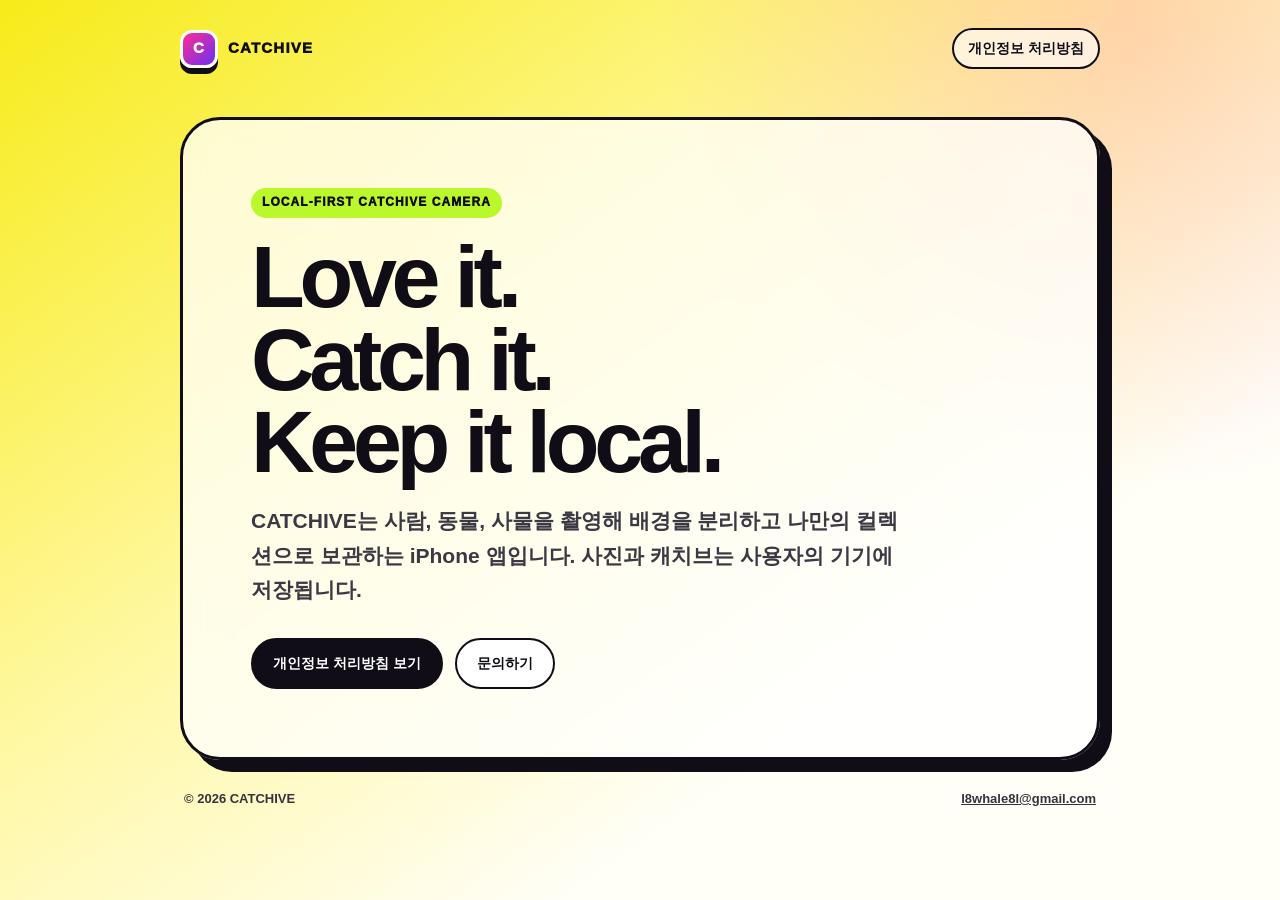
<file: index.html>
<!doctype html>
<html lang="ko">
<head>
  <meta charset="utf-8">
  <meta name="viewport" content="width=device-width, initial-scale=1">
  <meta name="description" content="CATCHIVE 지원 및 개인정보 안내">
  <meta name="theme-color" content="#f7eb19">
  <title>CATCHIVE — Support</title>
  <link rel="stylesheet" href="assets/styles.css">
</head>
<body>
  <main class="site-shell">
    <nav class="nav" aria-label="주요 메뉴">
      <a class="brand" href="./">
        <span class="brand-mark" aria-hidden="true">C</span>
        <span>CATCHIVE</span>
      </a>
      <a class="nav-link" href="privacy/">개인정보 처리방침</a>
    </nav>

    <section class="hero">
      <p class="eyebrow">LOCAL-FIRST CATCHIVE CAMERA</p>
      <h1>Love it.<br>Catch it.<br>Keep it local.</h1>
      <p class="lead">
        CATCHIVE는 사람, 동물, 사물을 촬영해 배경을 분리하고 나만의 컬렉션으로 보관하는 iPhone 앱입니다.
        사진과 캐치브는 사용자의 기기에 저장됩니다.
      </p>
      <div class="actions">
        <a class="button" href="privacy/">개인정보 처리방침 보기</a>
        <a class="button secondary" href="mailto:l8whale8l@gmail.com">문의하기</a>
      </div>
    </section>

    <footer class="footer">
      <span>© 2026 CATCHIVE</span>
      <a href="mailto:l8whale8l@gmail.com">l8whale8l@gmail.com</a>
    </footer>
  </main>
</body>
</html>
</file>
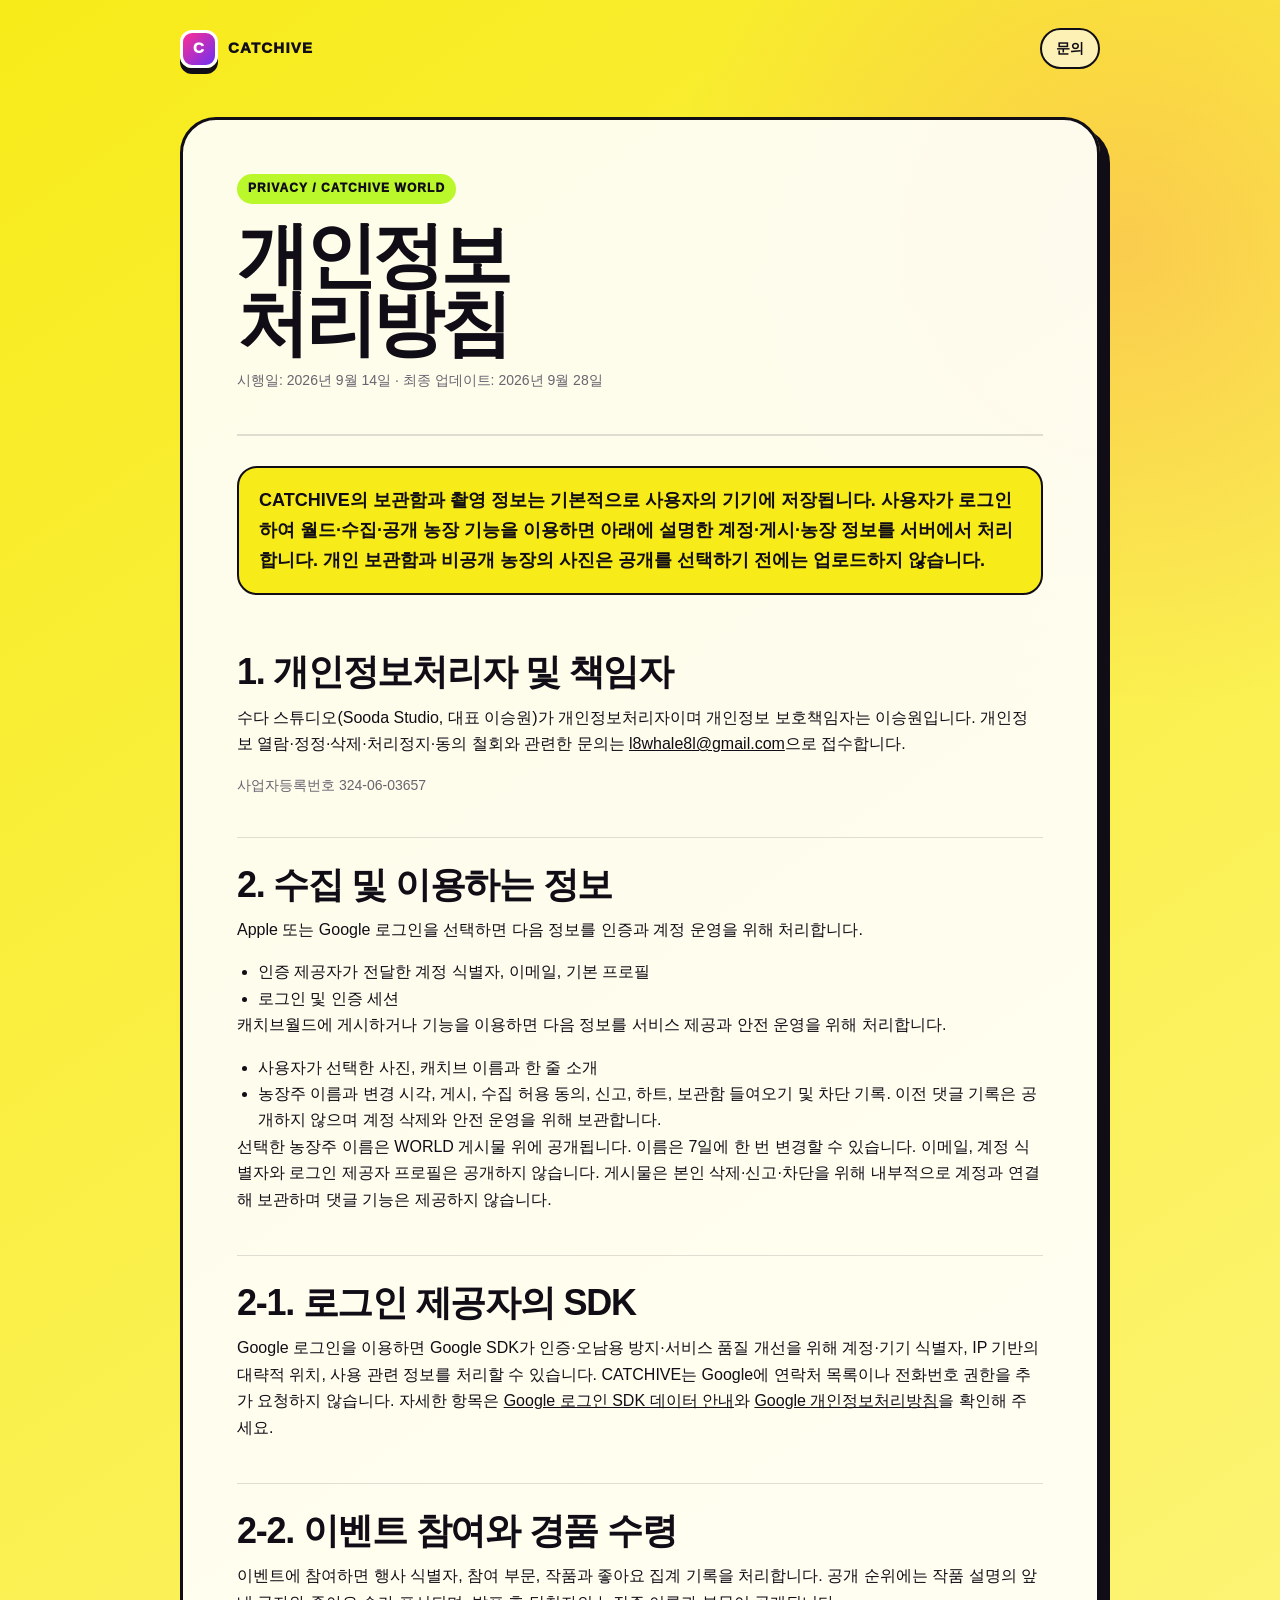
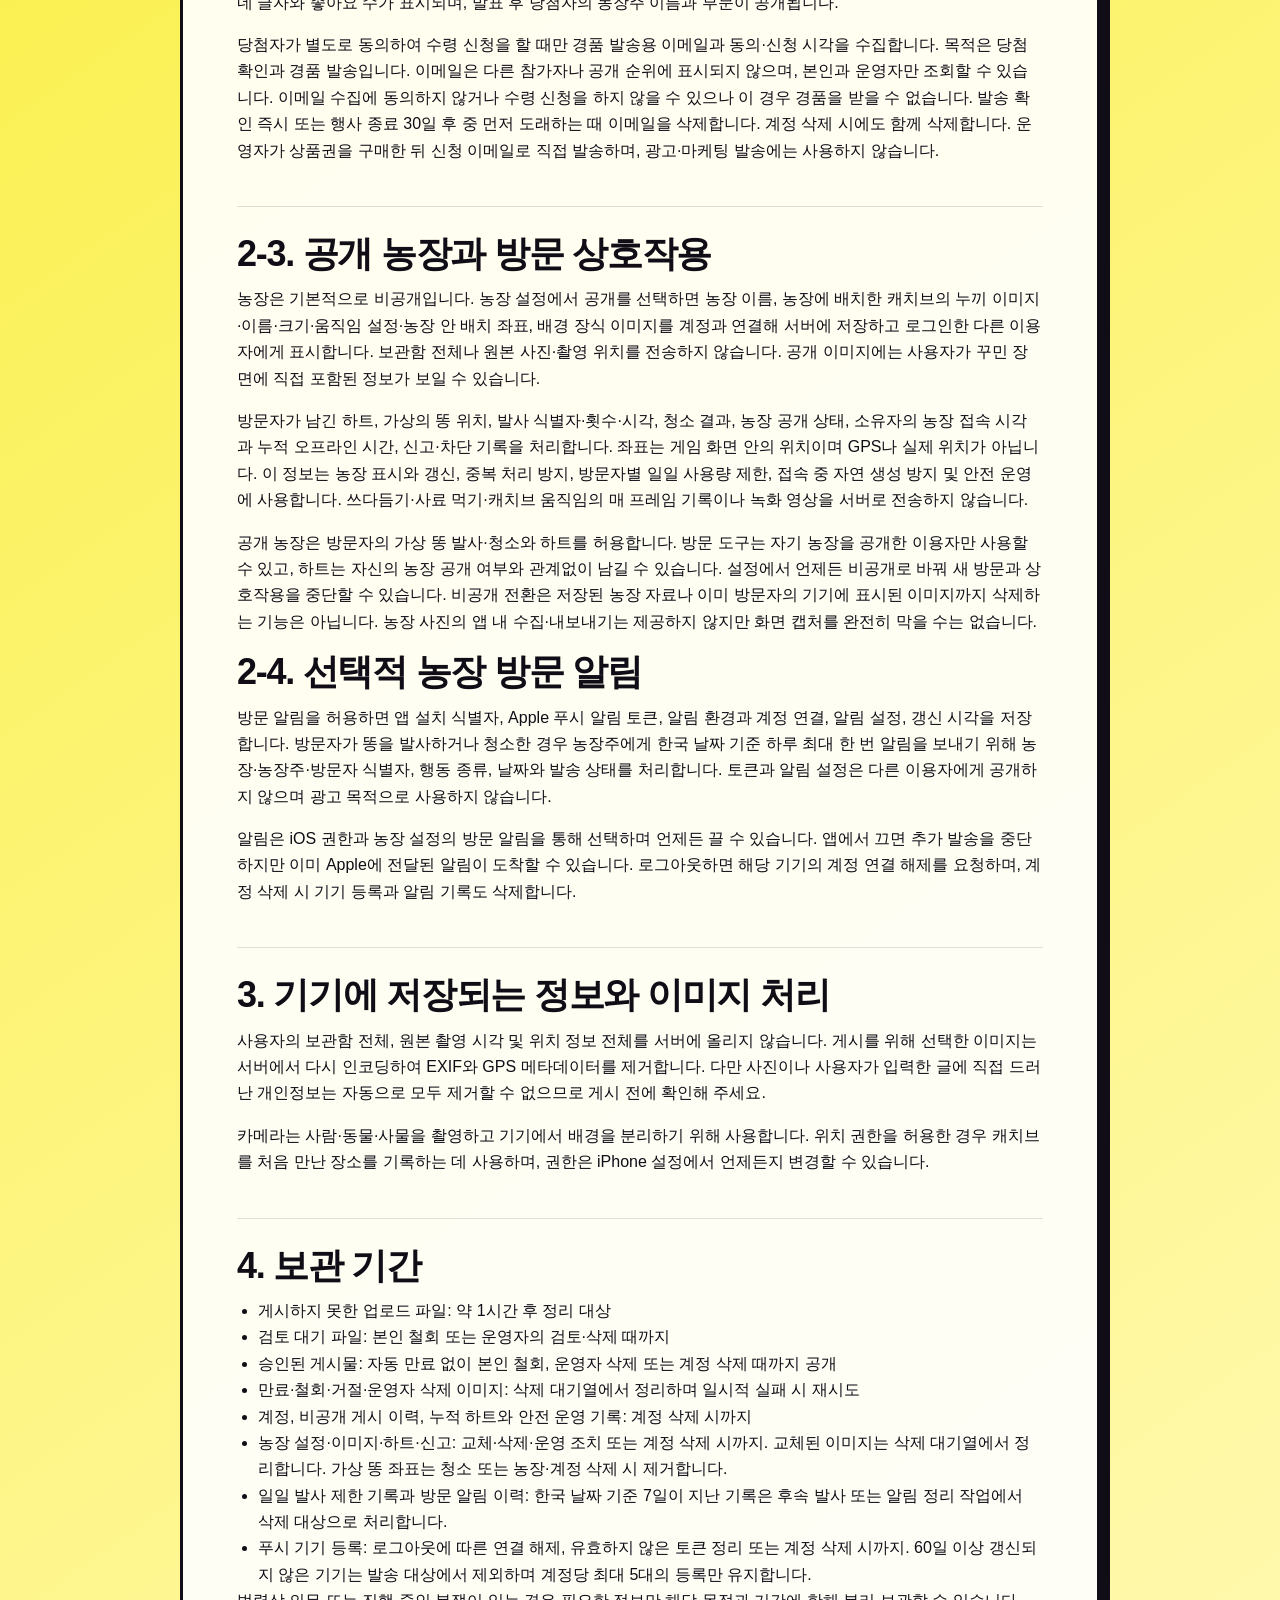
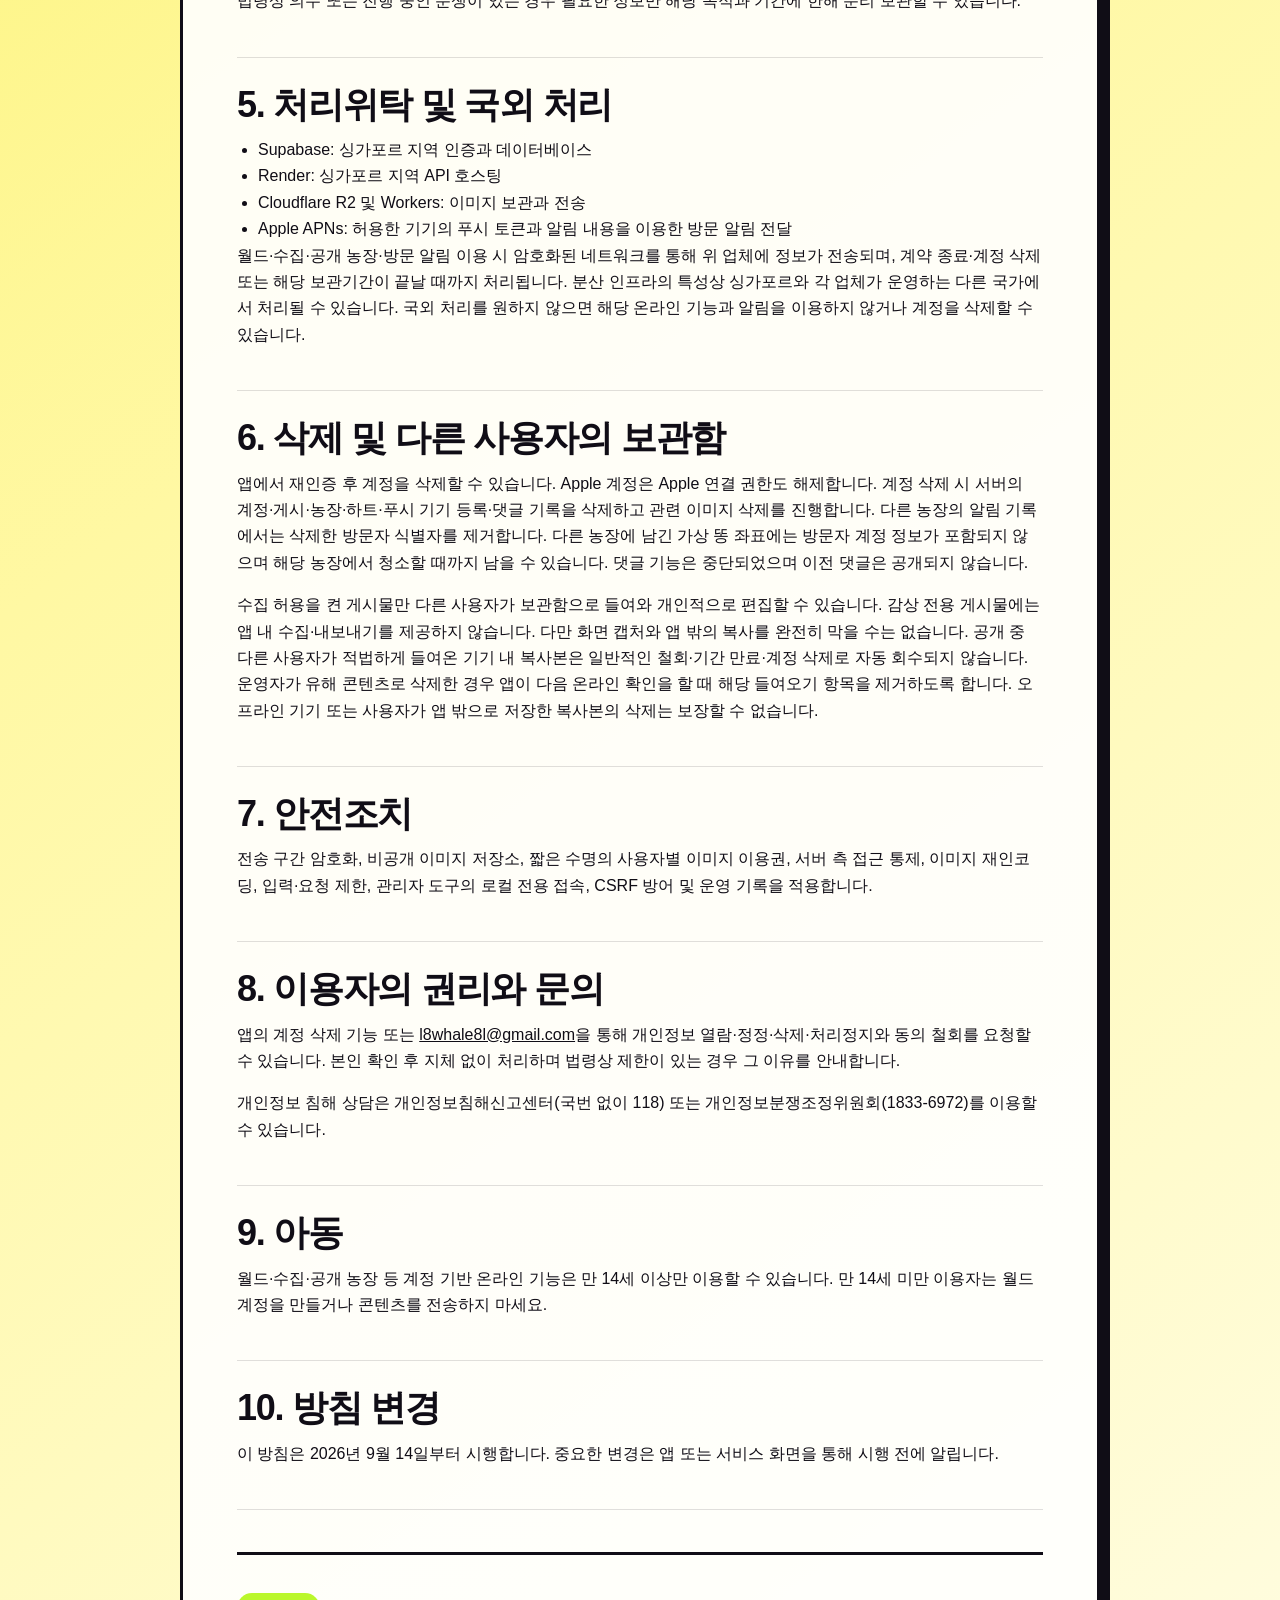
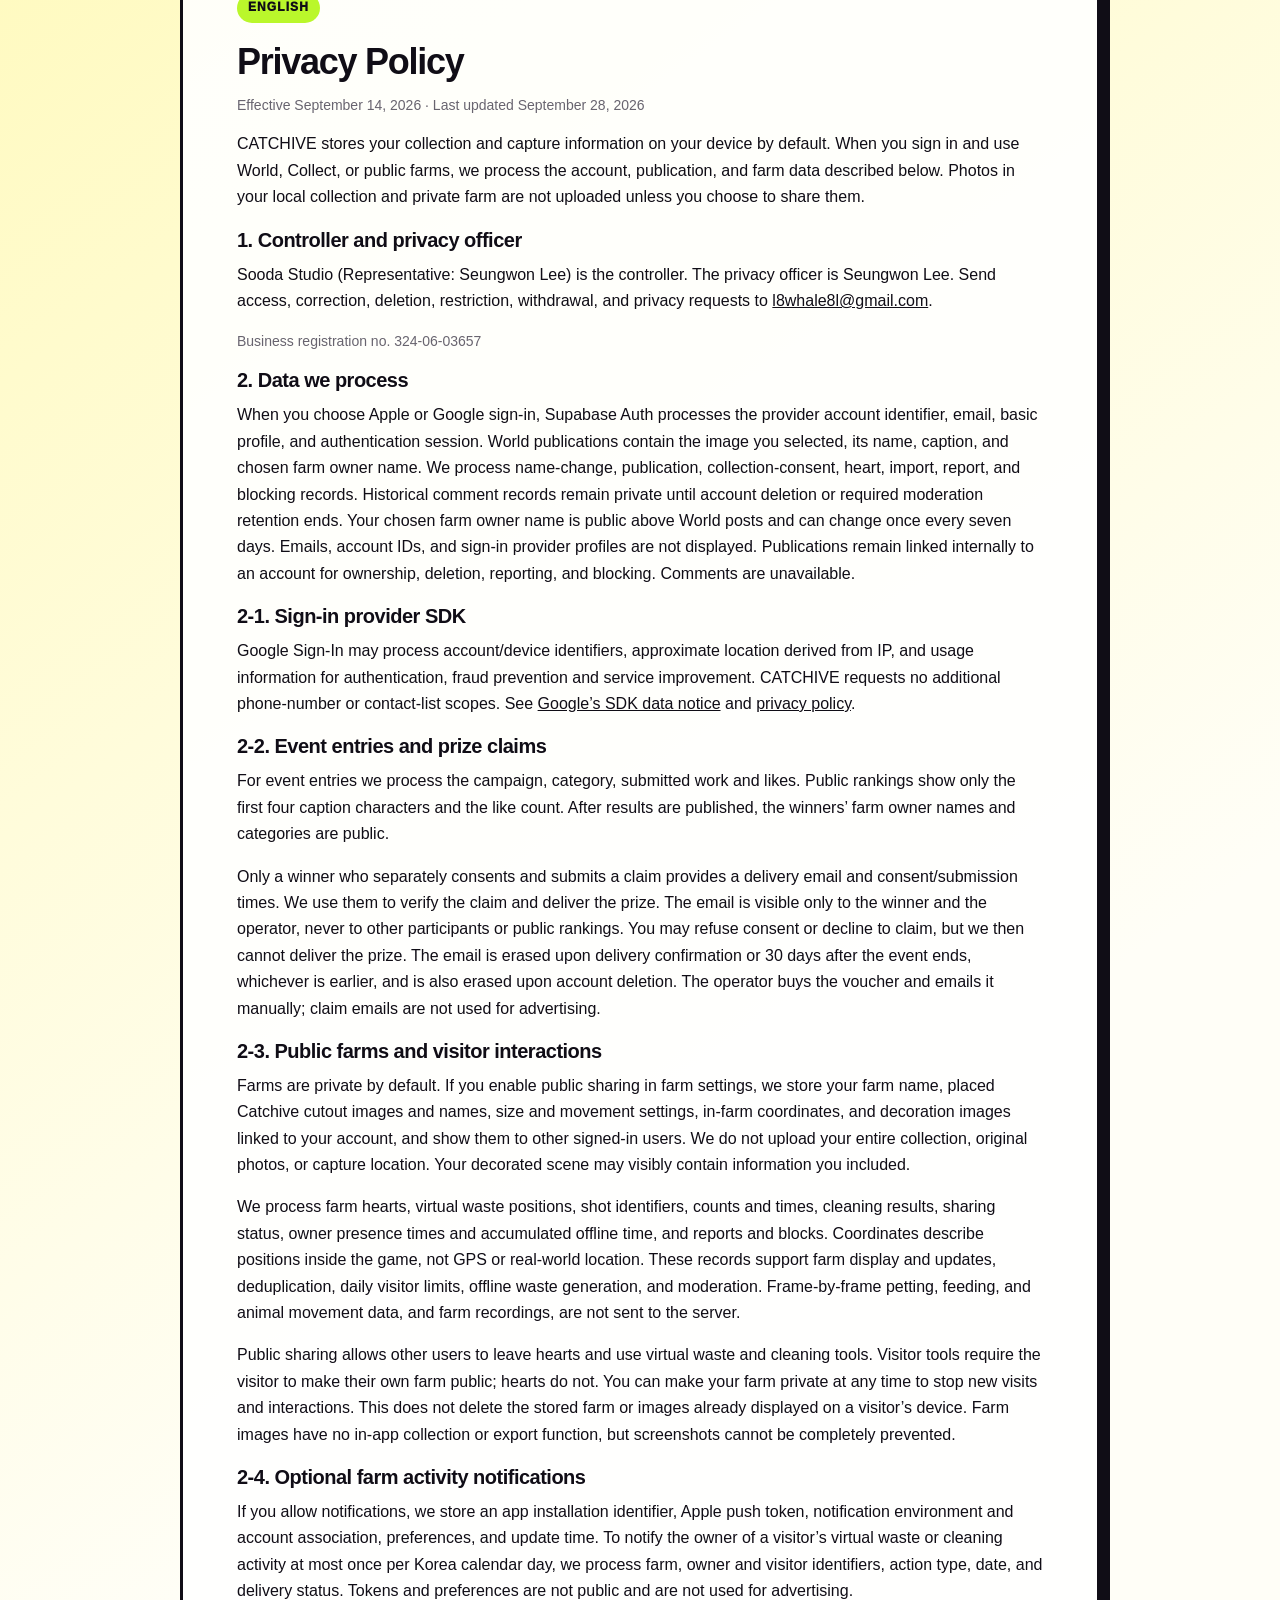
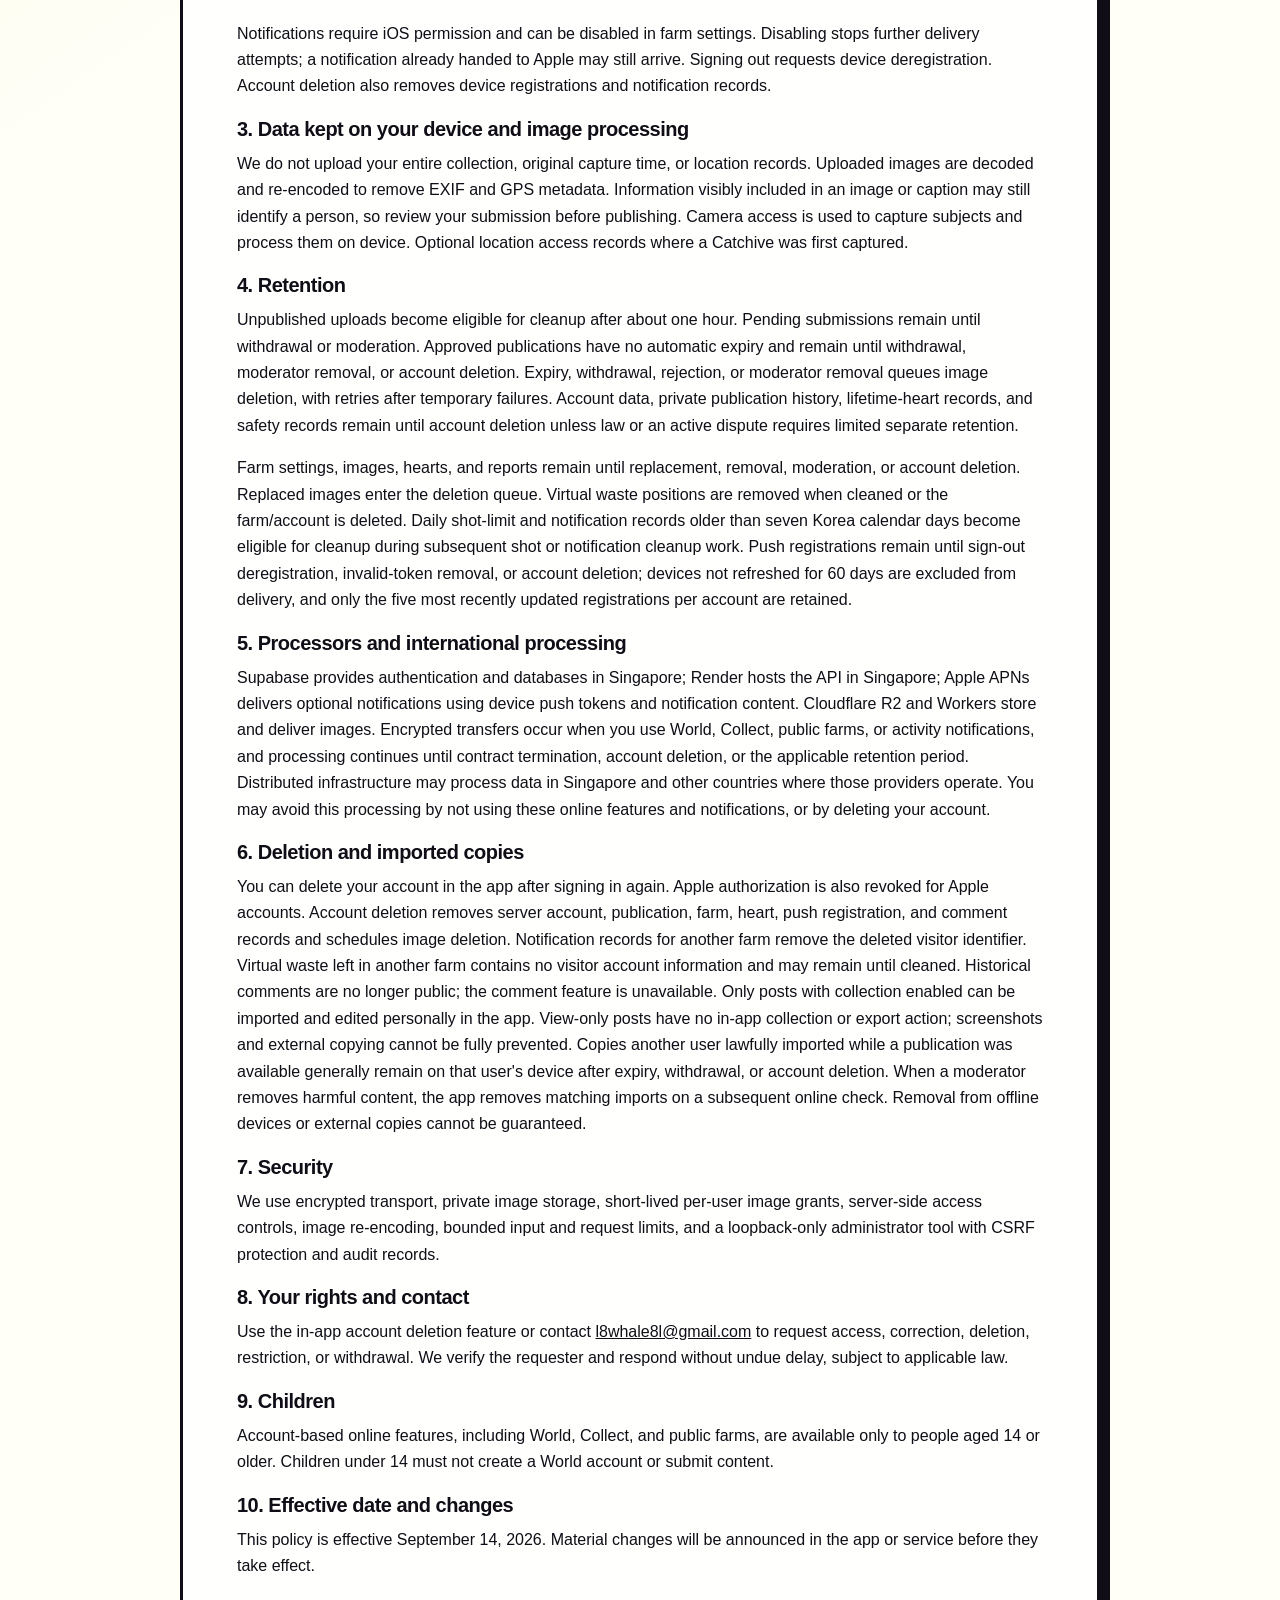
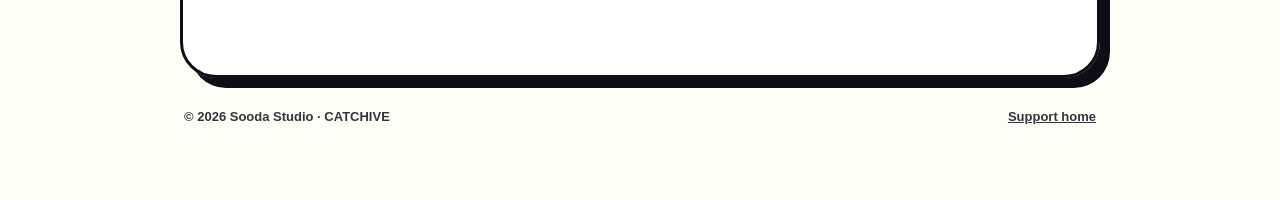
<file: privacy/index.html>
<!doctype html>
<html lang="ko">
<head>
  <meta charset="utf-8">
  <meta name="viewport" content="width=device-width, initial-scale=1">
  <meta name="description" content="CATCHIVE 개인정보 처리방침">
  <meta name="theme-color" content="#f7eb19">
  <title>CATCHIVE — 개인정보 처리방침</title>
  <link rel="stylesheet" href="../assets/styles.css">
</head>
<body>
  <main class="site-shell">
    <nav class="nav" aria-label="주요 메뉴">
      <a class="brand" href="../">
        <span class="brand-mark" aria-hidden="true">C</span>
        <span>CATCHIVE</span>
      </a>
      <a class="nav-link" href="mailto:l8whale8l@gmail.com">문의</a>
    </nav>

    <article class="privacy-card">
      <header class="privacy-header">
        <p class="eyebrow">PRIVACY / CATCHIVE WORLD</p>
        <h1>개인정보<br>처리방침</h1>
        <p class="meta">시행일: 2026년 9월 14일 · 최종 업데이트: 2026년 9월 28일</p>
      </header>

      <p class="summary">
        CATCHIVE의 보관함과 촬영 정보는 기본적으로 사용자의 기기에 저장됩니다.
        사용자가 로그인하여 월드·수집·공개 농장 기능을 이용하면 아래에 설명한 계정·게시·농장 정보를 서버에서 처리합니다. 개인 보관함과 비공개 농장의 사진은 공개를 선택하기 전에는 업로드하지 않습니다.
      </p>

      <section class="policy-section">
        <h2>1. 개인정보처리자 및 책임자</h2>
        <p>
          수다 스튜디오(Sooda Studio, 대표 이승원)가 개인정보처리자이며 개인정보 보호책임자는 이승원입니다.
          개인정보 열람·정정·삭제·처리정지·동의 철회와 관련한 문의는
          <a href="mailto:l8whale8l@gmail.com">l8whale8l@gmail.com</a>으로 접수합니다.
        </p>
        <p class="note">사업자등록번호 324-06-03657</p>
      </section>

      <section class="policy-section">
        <h2>2. 수집 및 이용하는 정보</h2>
        <p>Apple 또는 Google 로그인을 선택하면 다음 정보를 인증과 계정 운영을 위해 처리합니다.</p>
        <ul>
          <li>인증 제공자가 전달한 계정 식별자, 이메일, 기본 프로필</li>
          <li>로그인 및 인증 세션</li>
        </ul>
        <p>캐치브월드에 게시하거나 기능을 이용하면 다음 정보를 서비스 제공과 안전 운영을 위해 처리합니다.</p>
        <ul>
          <li>사용자가 선택한 사진, 캐치브 이름과 한 줄 소개</li>
          <li>농장주 이름과 변경 시각, 게시, 수집 허용 동의, 신고, 하트, 보관함 들여오기 및 차단 기록. 이전 댓글 기록은 공개하지 않으며 계정 삭제와 안전 운영을 위해 보관합니다.</li>
        </ul>
        <p>선택한 농장주 이름은 WORLD 게시물 위에 공개됩니다. 이름은 7일에 한 번 변경할 수 있습니다. 이메일, 계정 식별자와 로그인 제공자 프로필은 공개하지 않습니다. 게시물은 본인 삭제·신고·차단을 위해 내부적으로 계정과 연결해 보관하며 댓글 기능은 제공하지 않습니다.</p>
      </section>

      <section class="policy-section">
        <h2>2-1. 로그인 제공자의 SDK</h2>
        <p>Google 로그인을 이용하면 Google SDK가 인증·오남용 방지·서비스 품질 개선을 위해 계정·기기 식별자, IP 기반의 대략적 위치, 사용 관련 정보를 처리할 수 있습니다. CATCHIVE는 Google에 연락처 목록이나 전화번호 권한을 추가 요청하지 않습니다. 자세한 항목은 <a href="https://developers.google.com/identity/sign-in/ios/app-privacy">Google 로그인 SDK 데이터 안내</a>와 <a href="https://policies.google.com/privacy">Google 개인정보처리방침</a>을 확인해 주세요.</p>
      </section>
      <section class="policy-section">
        <h2>2-2. 이벤트 참여와 경품 수령</h2>
        <p>이벤트에 참여하면 행사 식별자, 참여 부문, 작품과 좋아요 집계 기록을 처리합니다. 공개 순위에는 작품 설명의 앞 네 글자와 좋아요 수가 표시되며, 발표 후 당첨자의 농장주 이름과 부문이 공개됩니다.</p>
        <p>당첨자가 별도로 동의하여 수령 신청을 할 때만 경품 발송용 이메일과 동의·신청 시각을 수집합니다. 목적은 당첨 확인과 경품 발송입니다. 이메일은 다른 참가자나 공개 순위에 표시되지 않으며, 본인과 운영자만 조회할 수 있습니다. 이메일 수집에 동의하지 않거나 수령 신청을 하지 않을 수 있으나 이 경우 경품을 받을 수 없습니다. 발송 확인 즉시 또는 행사 종료 30일 후 중 먼저 도래하는 때 이메일을 삭제합니다. 계정 삭제 시에도 함께 삭제합니다. 운영자가 상품권을 구매한 뒤 신청 이메일로 직접 발송하며, 광고·마케팅 발송에는 사용하지 않습니다.</p>
      </section>

      <section class="policy-section">
        <h2>2-3. 공개 농장과 방문 상호작용</h2>
        <p>농장은 기본적으로 비공개입니다. 농장 설정에서 공개를 선택하면 농장 이름, 농장에 배치한 캐치브의 누끼 이미지·이름·크기·움직임 설정·농장 안 배치 좌표, 배경 장식 이미지를 계정과 연결해 서버에 저장하고 로그인한 다른 이용자에게 표시합니다. 보관함 전체나 원본 사진·촬영 위치를 전송하지 않습니다. 공개 이미지에는 사용자가 꾸민 장면에 직접 포함된 정보가 보일 수 있습니다.</p>
        <p>방문자가 남긴 하트, 가상의 똥 위치, 발사 식별자·횟수·시각, 청소 결과, 농장 공개 상태, 소유자의 농장 접속 시각과 누적 오프라인 시간, 신고·차단 기록을 처리합니다. 좌표는 게임 화면 안의 위치이며 GPS나 실제 위치가 아닙니다. 이 정보는 농장 표시와 갱신, 중복 처리 방지, 방문자별 일일 사용량 제한, 접속 중 자연 생성 방지 및 안전 운영에 사용합니다. 쓰다듬기·사료 먹기·캐치브 움직임의 매 프레임 기록이나 녹화 영상을 서버로 전송하지 않습니다.</p>
        <p>공개 농장은 방문자의 가상 똥 발사·청소와 하트를 허용합니다. 방문 도구는 자기 농장을 공개한 이용자만 사용할 수 있고, 하트는 자신의 농장 공개 여부와 관계없이 남길 수 있습니다. 설정에서 언제든 비공개로 바꿔 새 방문과 상호작용을 중단할 수 있습니다. 비공개 전환은 저장된 농장 자료나 이미 방문자의 기기에 표시된 이미지까지 삭제하는 기능은 아닙니다. 농장 사진의 앱 내 수집·내보내기는 제공하지 않지만 화면 캡처를 완전히 막을 수는 없습니다.</p>
        <h2>2-4. 선택적 농장 방문 알림</h2>
        <p>방문 알림을 허용하면 앱 설치 식별자, Apple 푸시 알림 토큰, 알림 환경과 계정 연결, 알림 설정, 갱신 시각을 저장합니다. 방문자가 똥을 발사하거나 청소한 경우 농장주에게 한국 날짜 기준 하루 최대 한 번 알림을 보내기 위해 농장·농장주·방문자 식별자, 행동 종류, 날짜와 발송 상태를 처리합니다. 토큰과 알림 설정은 다른 이용자에게 공개하지 않으며 광고 목적으로 사용하지 않습니다.</p>
        <p>알림은 iOS 권한과 농장 설정의 방문 알림을 통해 선택하며 언제든 끌 수 있습니다. 앱에서 끄면 추가 발송을 중단하지만 이미 Apple에 전달된 알림이 도착할 수 있습니다. 로그아웃하면 해당 기기의 계정 연결 해제를 요청하며, 계정 삭제 시 기기 등록과 알림 기록도 삭제합니다.</p>
      </section>

      <section class="policy-section">
        <h2>3. 기기에 저장되는 정보와 이미지 처리</h2>
        <p>
          사용자의 보관함 전체, 원본 촬영 시각 및 위치 정보 전체를 서버에 올리지 않습니다.
          게시를 위해 선택한 이미지는 서버에서 다시 인코딩하여 EXIF와 GPS 메타데이터를 제거합니다.
          다만 사진이나 사용자가 입력한 글에 직접 드러난 개인정보는 자동으로 모두 제거할 수 없으므로 게시 전에 확인해 주세요.
        </p>
        <p>
          카메라는 사람·동물·사물을 촬영하고 기기에서 배경을 분리하기 위해 사용합니다.
          위치 권한을 허용한 경우 캐치브를 처음 만난 장소를 기록하는 데 사용하며, 권한은 iPhone 설정에서 언제든지 변경할 수 있습니다.
        </p>
      </section>

      <section class="policy-section">
        <h2>4. 보관 기간</h2>
        <ul>
          <li>게시하지 못한 업로드 파일: 약 1시간 후 정리 대상</li>
          <li>검토 대기 파일: 본인 철회 또는 운영자의 검토·삭제 때까지</li>
          <li>승인된 게시물: 자동 만료 없이 본인 철회, 운영자 삭제 또는 계정 삭제 때까지 공개</li>
          <li>만료·철회·거절·운영자 삭제 이미지: 삭제 대기열에서 정리하며 일시적 실패 시 재시도</li>
          <li>계정, 비공개 게시 이력, 누적 하트와 안전 운영 기록: 계정 삭제 시까지</li>
          <li>농장 설정·이미지·하트·신고: 교체·삭제·운영 조치 또는 계정 삭제 시까지. 교체된 이미지는 삭제 대기열에서 정리합니다. 가상 똥 좌표는 청소 또는 농장·계정 삭제 시 제거합니다.</li>
          <li>일일 발사 제한 기록과 방문 알림 이력: 한국 날짜 기준 7일이 지난 기록은 후속 발사 또는 알림 정리 작업에서 삭제 대상으로 처리합니다.</li>
          <li>푸시 기기 등록: 로그아웃에 따른 연결 해제, 유효하지 않은 토큰 정리 또는 계정 삭제 시까지. 60일 이상 갱신되지 않은 기기는 발송 대상에서 제외하며 계정당 최대 5대의 등록만 유지합니다.</li>
        </ul>
        <p>
          법령상 의무 또는 진행 중인 분쟁이 있는 경우 필요한 정보만 해당 목적과 기간에 한해 분리 보관할 수 있습니다.
        </p>
      </section>

      <section class="policy-section">
        <h2>5. 처리위탁 및 국외 처리</h2>
        <ul>
          <li>Supabase: 싱가포르 지역 인증과 데이터베이스</li>
          <li>Render: 싱가포르 지역 API 호스팅</li>
          <li>Cloudflare R2 및 Workers: 이미지 보관과 전송</li>
          <li>Apple APNs: 허용한 기기의 푸시 토큰과 알림 내용을 이용한 방문 알림 전달</li>
        </ul>
        <p>
          월드·수집·공개 농장·방문 알림 이용 시 암호화된 네트워크를 통해 위 업체에 정보가 전송되며,
          계약 종료·계정 삭제 또는 해당 보관기간이 끝날 때까지 처리됩니다.
          분산 인프라의 특성상 싱가포르와 각 업체가 운영하는 다른 국가에서 처리될 수 있습니다.
          국외 처리를 원하지 않으면 해당 온라인 기능과 알림을 이용하지 않거나 계정을 삭제할 수 있습니다.
        </p>
      </section>

      <section class="policy-section">
        <h2>6. 삭제 및 다른 사용자의 보관함</h2>
        <p>
          앱에서 재인증 후 계정을 삭제할 수 있습니다. Apple 계정은 Apple 연결 권한도 해제합니다.
          계정 삭제 시 서버의 계정·게시·농장·하트·푸시 기기 등록·댓글 기록을 삭제하고 관련 이미지 삭제를 진행합니다. 다른 농장의 알림 기록에서는 삭제한 방문자 식별자를 제거합니다. 다른 농장에 남긴 가상 똥 좌표에는 방문자 계정 정보가 포함되지 않으며 해당 농장에서 청소할 때까지 남을 수 있습니다. 댓글 기능은 중단되었으며 이전 댓글은 공개되지 않습니다.
        </p>
        <p>
          수집 허용을 켠 게시물만 다른 사용자가 보관함으로 들여와 개인적으로 편집할 수 있습니다. 감상 전용 게시물에는 앱 내 수집·내보내기를 제공하지 않습니다. 다만 화면 캡처와 앱 밖의 복사를 완전히 막을 수는 없습니다. 공개 중 다른 사용자가 적법하게 들여온 기기 내 복사본은 일반적인 철회·기간 만료·계정 삭제로 자동 회수되지 않습니다.
          운영자가 유해 콘텐츠로 삭제한 경우 앱이 다음 온라인 확인을 할 때 해당 들여오기 항목을 제거하도록 합니다.
          오프라인 기기 또는 사용자가 앱 밖으로 저장한 복사본의 삭제는 보장할 수 없습니다.
        </p>
      </section>

      <section class="policy-section">
        <h2>7. 안전조치</h2>
        <p>
          전송 구간 암호화, 비공개 이미지 저장소, 짧은 수명의 사용자별 이미지 이용권,
          서버 측 접근 통제, 이미지 재인코딩, 입력·요청 제한, 관리자 도구의 로컬 전용 접속,
          CSRF 방어 및 운영 기록을 적용합니다.
        </p>
      </section>

      <section class="policy-section">
        <h2>8. 이용자의 권리와 문의</h2>
        <p>
          앱의 계정 삭제 기능 또는 <a href="mailto:l8whale8l@gmail.com">l8whale8l@gmail.com</a>을 통해
          개인정보 열람·정정·삭제·처리정지와 동의 철회를 요청할 수 있습니다.
          본인 확인 후 지체 없이 처리하며 법령상 제한이 있는 경우 그 이유를 안내합니다.
        </p>
        <p>
          개인정보 침해 상담은 개인정보침해신고센터(국번 없이 118) 또는
          개인정보분쟁조정위원회(1833-6972)를 이용할 수 있습니다.
        </p>
      </section>

      <section class="policy-section">
        <h2>9. 아동</h2>
        <p>
          월드·수집·공개 농장 등 계정 기반 온라인 기능은 만 14세 이상만 이용할 수 있습니다.
          만 14세 미만 이용자는 월드 계정을 만들거나 콘텐츠를 전송하지 마세요.
        </p>
      </section>

      <section class="policy-section">
        <h2>10. 방침 변경</h2>
        <p>
          이 방침은 2026년 9월 14일부터 시행합니다.
          중요한 변경은 앱 또는 서비스 화면을 통해 시행 전에 알립니다.
        </p>
      </section>

      <hr class="language-divider">

      <section class="policy-section" lang="en">
        <p class="eyebrow">ENGLISH</p>
        <h2>Privacy Policy</h2>
        <p class="meta">Effective September 14, 2026 · Last updated September 28, 2026</p>
        <p>
          CATCHIVE stores your collection and capture information on your device by default.
          When you sign in and use World, Collect, or public farms, we process the account, publication, and farm data described below. Photos in your local collection and private farm are not uploaded unless you choose to share them.
        </p>

        <h3>1. Controller and privacy officer</h3>
        <p>
          Sooda Studio (Representative: Seungwon Lee) is the controller. The privacy officer is Seungwon Lee.
          Send access, correction, deletion, restriction, withdrawal, and privacy requests to
          <a href="mailto:l8whale8l@gmail.com">l8whale8l@gmail.com</a>.
        </p>
        <p class="note">Business registration no. 324-06-03657</p>

        <h3>2. Data we process</h3>
        <p>
          When you choose Apple or Google sign-in, Supabase Auth processes the provider account identifier,
          email, basic profile, and authentication session. World publications contain the image you selected,
          its name, caption, and chosen farm owner name. We process name-change, publication, collection-consent, heart, import, report, and blocking records. Historical comment records remain private until account deletion or required moderation retention ends.
          Your chosen farm owner name is public above World posts and can change once every seven days. Emails, account IDs, and sign-in provider profiles are not displayed. Publications remain linked internally to an account for ownership, deletion, reporting, and blocking. Comments are unavailable.
        </p>

        <h3>2-1. Sign-in provider SDK</h3>
        <p>Google Sign-In may process account/device identifiers, approximate location derived from IP, and usage information for authentication, fraud prevention and service improvement. CATCHIVE requests no additional phone-number or contact-list scopes. See <a href="https://developers.google.com/identity/sign-in/ios/app-privacy">Google’s SDK data notice</a> and <a href="https://policies.google.com/privacy">privacy policy</a>.</p>
        <h3>2-2. Event entries and prize claims</h3>
        <p>For event entries we process the campaign, category, submitted work and likes. Public rankings show only the first four caption characters and the like count. After results are published, the winners’ farm owner names and categories are public.</p>
        <p>Only a winner who separately consents and submits a claim provides a delivery email and consent/submission times. We use them to verify the claim and deliver the prize. The email is visible only to the winner and the operator, never to other participants or public rankings. You may refuse consent or decline to claim, but we then cannot deliver the prize. The email is erased upon delivery confirmation or 30 days after the event ends, whichever is earlier, and is also erased upon account deletion. The operator buys the voucher and emails it manually; claim emails are not used for advertising.</p>

        <h3>2-3. Public farms and visitor interactions</h3>
        <p>Farms are private by default. If you enable public sharing in farm settings, we store your farm name, placed Catchive cutout images and names, size and movement settings, in-farm coordinates, and decoration images linked to your account, and show them to other signed-in users. We do not upload your entire collection, original photos, or capture location. Your decorated scene may visibly contain information you included.</p>
        <p>We process farm hearts, virtual waste positions, shot identifiers, counts and times, cleaning results, sharing status, owner presence times and accumulated offline time, and reports and blocks. Coordinates describe positions inside the game, not GPS or real-world location. These records support farm display and updates, deduplication, daily visitor limits, offline waste generation, and moderation. Frame-by-frame petting, feeding, and animal movement data, and farm recordings, are not sent to the server.</p>
        <p>Public sharing allows other users to leave hearts and use virtual waste and cleaning tools. Visitor tools require the visitor to make their own farm public; hearts do not. You can make your farm private at any time to stop new visits and interactions. This does not delete the stored farm or images already displayed on a visitor’s device. Farm images have no in-app collection or export function, but screenshots cannot be completely prevented.</p>
        <h3>2-4. Optional farm activity notifications</h3>
        <p>If you allow notifications, we store an app installation identifier, Apple push token, notification environment and account association, preferences, and update time. To notify the owner of a visitor’s virtual waste or cleaning activity at most once per Korea calendar day, we process farm, owner and visitor identifiers, action type, date, and delivery status. Tokens and preferences are not public and are not used for advertising.</p>
        <p>Notifications require iOS permission and can be disabled in farm settings. Disabling stops further delivery attempts; a notification already handed to Apple may still arrive. Signing out requests device deregistration. Account deletion also removes device registrations and notification records.</p>

        <h3>3. Data kept on your device and image processing</h3>
        <p>
          We do not upload your entire collection, original capture time, or location records.
          Uploaded images are decoded and re-encoded to remove EXIF and GPS metadata.
          Information visibly included in an image or caption may still identify a person, so review your submission before publishing.
          Camera access is used to capture subjects and process them on device. Optional location access records where a Catchive was first captured.
        </p>

        <h3>4. Retention</h3>
        <p>
          Unpublished uploads become eligible for cleanup after about one hour. Pending submissions remain until withdrawal or moderation.
          Approved publications have no automatic expiry and remain until withdrawal, moderator removal, or account deletion. Expiry, withdrawal, rejection, or moderator removal queues image deletion,
          with retries after temporary failures. Account data, private publication history, lifetime-heart records, and safety records
          remain until account deletion unless law or an active dispute requires limited separate retention.
        </p>

        <p>Farm settings, images, hearts, and reports remain until replacement, removal, moderation, or account deletion. Replaced images enter the deletion queue. Virtual waste positions are removed when cleaned or the farm/account is deleted. Daily shot-limit and notification records older than seven Korea calendar days become eligible for cleanup during subsequent shot or notification cleanup work. Push registrations remain until sign-out deregistration, invalid-token removal, or account deletion; devices not refreshed for 60 days are excluded from delivery, and only the five most recently updated registrations per account are retained.</p>

        <h3>5. Processors and international processing</h3>
        <p>
          Supabase provides authentication and databases in Singapore; Render hosts the API in Singapore; Apple APNs delivers optional notifications using device push tokens and notification content. Cloudflare R2 and Workers store and deliver images.
          Encrypted transfers occur when you use World, Collect, public farms, or activity notifications, and processing continues until contract termination, account deletion,
          or the applicable retention period. Distributed infrastructure may process data in Singapore and other countries where those providers operate.
          You may avoid this processing by not using these online features and notifications, or by deleting your account.
        </p>

        <h3>6. Deletion and imported copies</h3>
        <p>
          You can delete your account in the app after signing in again. Apple authorization is also revoked for Apple accounts.
          Account deletion removes server account, publication, farm, heart, push registration, and comment records and schedules image deletion. Notification records for another farm remove the deleted visitor identifier. Virtual waste left in another farm contains no visitor account information and may remain until cleaned. Historical comments are no longer public; the comment feature is unavailable.
          Only posts with collection enabled can be imported and edited personally in the app. View-only posts have no in-app collection or export action; screenshots and external copying cannot be fully prevented. Copies another user lawfully imported while a publication was available generally remain on that user's device after expiry,
          withdrawal, or account deletion. When a moderator removes harmful content, the app removes matching imports on a subsequent online check.
          Removal from offline devices or external copies cannot be guaranteed.
        </p>

        <h3>7. Security</h3>
        <p>
          We use encrypted transport, private image storage, short-lived per-user image grants, server-side access controls,
          image re-encoding, bounded input and request limits, and a loopback-only administrator tool with CSRF protection and audit records.
        </p>

        <h3>8. Your rights and contact</h3>
        <p>
          Use the in-app account deletion feature or contact
          <a href="mailto:l8whale8l@gmail.com">l8whale8l@gmail.com</a> to request access, correction, deletion,
          restriction, or withdrawal. We verify the requester and respond without undue delay, subject to applicable law.
        </p>

        <h3>9. Children</h3>
        <p>
          Account-based online features, including World, Collect, and public farms, are available only to people aged 14 or older.
          Children under 14 must not create a World account or submit content.
        </p>

        <h3>10. Effective date and changes</h3>
        <p>
          This policy is effective September 14, 2026.
          Material changes will be announced in the app or service before they take effect.
        </p>
      </section>
    </article>

    <footer class="footer">
      <span>© 2026 Sooda Studio · CATCHIVE</span>
      <a href="../">Support home</a>
    </footer>
  </main>
</body>
</html>
</file>
<file: assets/styles.css>
:root {
  color-scheme: light;
  --lemon: #f7eb19;
  --lime: #baf72b;
  --ink: #100d16;
  --paper: #fffef7;
  --muted: #68646f;
  --line: rgba(16, 13, 22, 0.13);
  --pink: #ff2e93;
  --violet: #6d30f2;
}

* {
  box-sizing: border-box;
}

html {
  scroll-behavior: smooth;
}

body {
  margin: 0;
  min-height: 100vh;
  color: var(--ink);
  background:
    radial-gradient(circle at 88% 3%, rgba(255, 46, 147, 0.18), transparent 29rem),
    linear-gradient(145deg, var(--lemon), #fff8a3 42%, var(--paper) 72%);
  font-family: -apple-system, BlinkMacSystemFont, "Apple SD Gothic Neo", "Noto Sans KR", sans-serif;
  line-height: 1.65;
}

a {
  color: inherit;
}

.site-shell {
  width: min(100% - 32px, 920px);
  margin: 0 auto;
  padding: 28px 0 72px;
}

.nav {
  display: flex;
  align-items: center;
  justify-content: space-between;
  gap: 20px;
  margin-bottom: 48px;
}

.brand {
  display: inline-flex;
  align-items: center;
  gap: 10px;
  text-decoration: none;
  font-size: 15px;
  font-weight: 950;
  letter-spacing: 0.08em;
}

.brand-mark {
  display: grid;
  width: 38px;
  height: 38px;
  place-items: center;
  border: 3px solid #fff;
  border-radius: 12px;
  color: #fff;
  background: linear-gradient(135deg, var(--pink), var(--violet));
  box-shadow: 0 6px 0 var(--ink);
  font-weight: 1000;
}

.nav-link,
.button {
  border: 2px solid var(--ink);
  border-radius: 999px;
  text-decoration: none;
  font-size: 14px;
  font-weight: 850;
}

.nav-link {
  padding: 7px 14px;
  background: rgba(255, 255, 255, 0.62);
}

.hero {
  padding: clamp(28px, 7vw, 68px);
  overflow: hidden;
  border: 3px solid var(--ink);
  border-radius: 40px;
  background: rgba(255, 255, 255, 0.74);
  box-shadow: 12px 12px 0 var(--ink);
  backdrop-filter: blur(20px);
}

.eyebrow {
  display: inline-block;
  margin: 0 0 18px;
  padding: 5px 11px;
  border-radius: 999px;
  background: var(--lime);
  font-size: 12px;
  font-weight: 950;
  letter-spacing: 0.09em;
}

h1,
h2,
h3,
p {
  margin-top: 0;
}

h1 {
  max-width: 720px;
  margin-bottom: 20px;
  font-size: clamp(44px, 9vw, 88px);
  line-height: 0.94;
  letter-spacing: -0.06em;
}

h2 {
  margin-bottom: 12px;
  font-size: clamp(25px, 4vw, 36px);
  line-height: 1.15;
  letter-spacing: -0.035em;
}

h3 {
  margin-bottom: 9px;
  font-size: 20px;
  line-height: 1.3;
  letter-spacing: -0.025em;
}

.lead {
  max-width: 650px;
  margin-bottom: 30px;
  color: #3d3944;
  font-size: clamp(17px, 2.6vw, 21px);
  font-weight: 650;
}

.actions {
  display: flex;
  flex-wrap: wrap;
  gap: 12px;
}

.button {
  padding: 12px 20px;
  background: var(--ink);
  color: #fff;
}

.button.secondary {
  background: #fff;
  color: var(--ink);
}

.privacy-card {
  padding: clamp(24px, 6vw, 54px);
  border: 3px solid var(--ink);
  border-radius: 36px;
  background: rgba(255, 255, 255, 0.9);
  box-shadow: 10px 10px 0 var(--ink);
}

.privacy-header {
  padding-bottom: 28px;
  border-bottom: 2px solid var(--line);
}

.privacy-header h1 {
  margin-bottom: 12px;
  font-size: clamp(42px, 8vw, 72px);
}

.meta,
.note {
  color: var(--muted);
  font-size: 14px;
}

.summary {
  margin: 30px 0;
  padding: 18px 20px;
  border: 2px solid var(--ink);
  border-radius: 20px;
  background: var(--lemon);
  font-size: 18px;
  font-weight: 850;
}

.policy-section {
  padding: 26px 0;
  border-bottom: 1px solid var(--line);
}

.policy-section:last-child {
  border-bottom: 0;
}

.policy-section ul {
  margin: 10px 0 0;
  padding-left: 21px;
}

.language-divider {
  margin: 42px 0 12px;
  border: 0;
  border-top: 3px solid var(--ink);
}

.footer {
  display: flex;
  flex-wrap: wrap;
  justify-content: space-between;
  gap: 12px;
  padding: 28px 4px 0;
  color: #37333d;
  font-size: 13px;
  font-weight: 700;
}

@media (max-width: 560px) {
  .site-shell {
    width: min(100% - 22px, 920px);
    padding-top: 18px;
  }

  .nav {
    margin-bottom: 28px;
  }

  .hero,
  .privacy-card {
    border-radius: 28px;
    box-shadow: 7px 7px 0 var(--ink);
  }

  .nav-link {
    font-size: 12px;
  }
}
</file>
